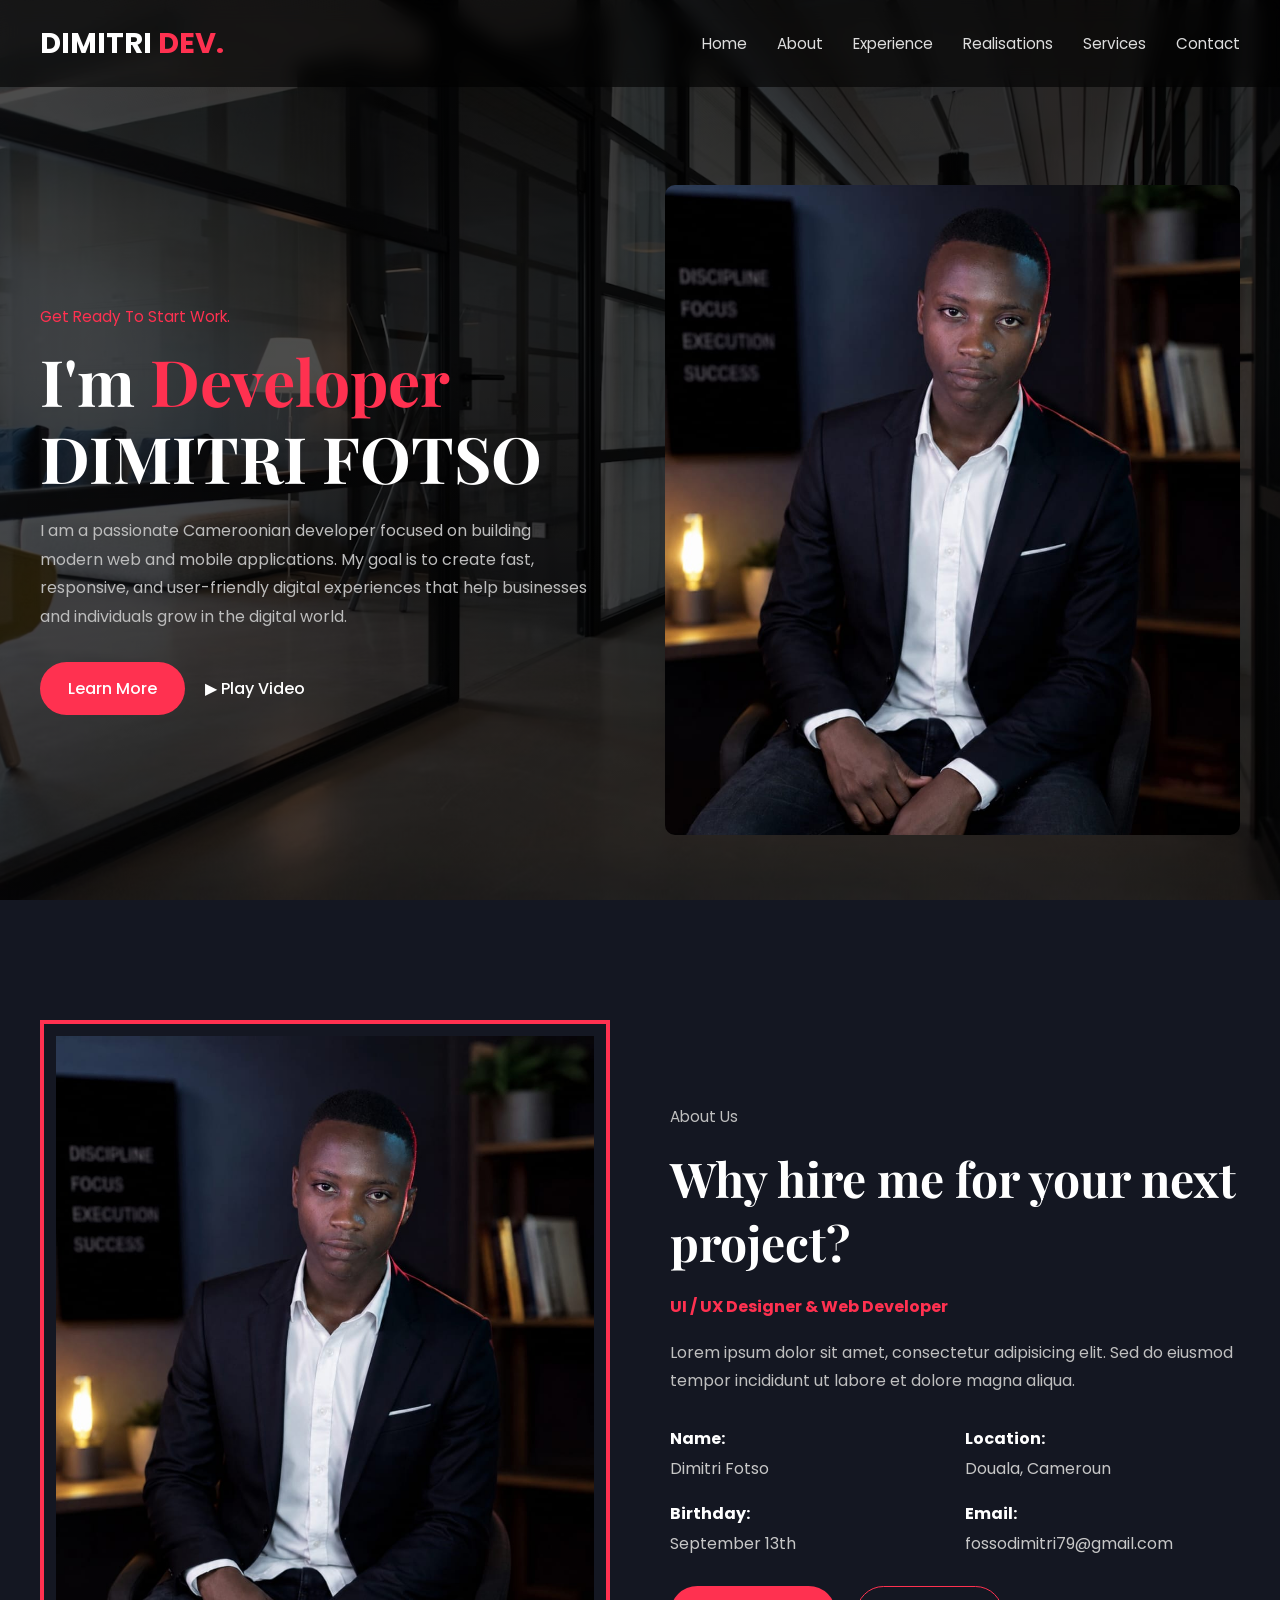
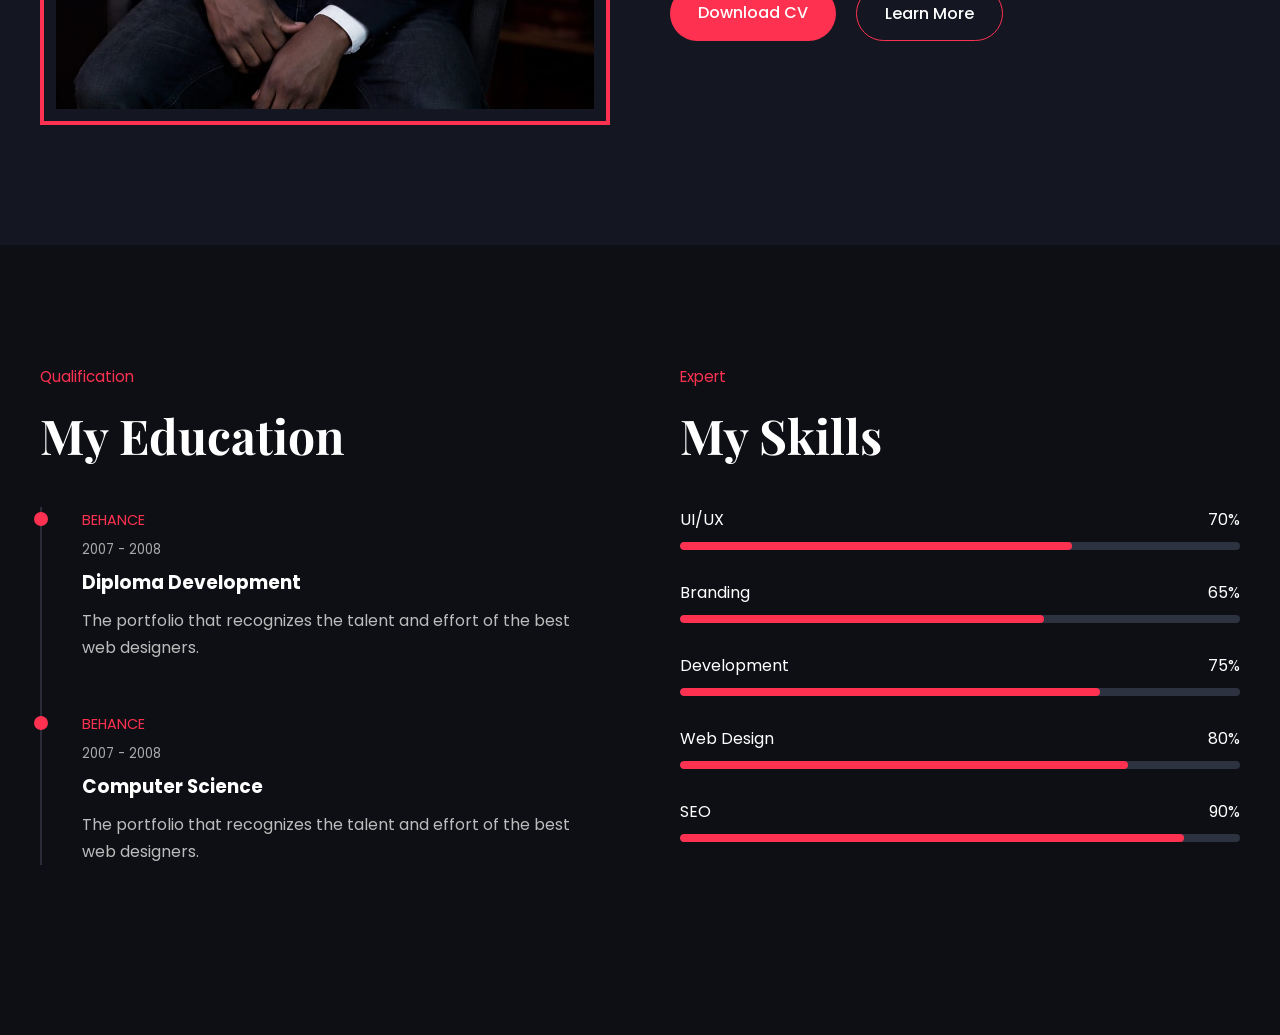
<file: index.html>
<!DOCTYPE html>
<html lang="fr">
<head>
  <meta charset="UTF-8" />
  <meta name="viewport" content="width=device-width, initial-scale=1.0" />
  <title>Portfolio dimi-dev-237</title>
  <link rel="stylesheet" href="style.css" />
  <link rel="preconnect" href="https://fonts.googleapis.com">
  <link rel="preconnect" href="https://fonts.gstatic.com" crossorigin>
  <link href="https://fonts.googleapis.com/css2?family=Poppins:wght@300;400;500;600;700&family=Playfair+Display:wght@600;700&display=swap" rel="stylesheet">
</head>
<body>

  <!-- HEADER -->
  <header class="header">
    <div class="container navbar">
      <div class="logo">DIMITRI<span>  DEV.</span></div>

      <nav>
        <ul class="nav-links" id="navLinks">
          <li><a href="#" class="active">Home</a></li>
          <li><a href="about.html">About</a></li>
          <li><a href="#education">Experience</a></li>
          <li><a href="realisations.html">Realisations</a></li>
          <li><a href="#services">Services</a></li>
          <li><a href="conctact.html">Contact</a></li>
        </ul>
      </nav>

      <button class="menu-btn" id="menuBtn">☰</button>
    </div>
  </header>

  <!-- HERO -->
  <section class="hero" id="home">
    <div class="container hero-content">

      <div class="hero-text">
        <p class="small-title">Get Ready To Start Work.</p>

        <h1>
          I'm <span>Developer</span><br>
          DIMITRI FOTSO 
        </h1>

        <p class="hero-description">
         I am a passionate Cameroonian developer focused on building modern web and mobile applications. My goal is to create fast, responsive, and user-friendly digital experiences that help businesses and individuals grow in the digital world.
        </p>

        <div class="hero-buttons">
          <a href="#" class="btn primary-btn">Learn More</a>
          <a href="#" class="video-btn">
            ▶ Play Video
          </a>
        </div>
      </div>

      <div class="hero-image">
        <img src="image/profilport.jpeg" alt="Developer">
      </div>

    </div>
  </section>

  <!-- ABOUT -->
  <section class="about" id="about">
    <div class="container about-container">

      <div class="about-image">
        <div class="image-border">
          <img src="image/profilport.jpeg" alt="About Image">
        </div>
      </div>

      <div class="about-text">
        <p class="section-subtitle">About Us</p>

        <h2>
          Why hire me for your
          next project?
        </h2>

        <h4>UI / UX Designer & Web Developer</h4>

        <p>
          Lorem ipsum dolor sit amet, consectetur adipisicing elit. Sed do eiusmod tempor incididunt ut labore et dolore magna aliqua.
        </p>

        <div class="info-grid">
          <div>
            <strong>Name:</strong>
            <span>Dimitri Fotso</span>
          </div>

          <div>
            <strong>Location:</strong>
            <span>Douala, Cameroun</span>
          </div>

          <div>
            <strong>Birthday:</strong>
            <span>September 13th</span>
          </div>

          <div>
            <strong>Email:</strong>
            <span>fossodimitri79@gmail.com</span>
          </div>
        </div>

        <div class="about-buttons">
          <a href="#" class="btn primary-btn">Download CV</a>
          <a href="#" class="btn secondary-btn">Learn More</a>
        </div>
      </div>

    </div>
  </section>

  <!-- EDUCATION & SKILLS -->
  <section class="qualification-section">
    <div class="container qualification-container">

      <!-- EDUCATION -->
      <div class="education" id="education">
        <p class="section-subtitle">Qualification</p>
        <h2>My Education</h2>

        <div class="timeline">

          <div class="timeline-item">
            <div class="timeline-dot"></div>
            <div class="timeline-content">
              <span>BEHANCE</span>
              <small>2007 - 2008</small>
              <h3>Diploma Development</h3>
              <p>
                The portfolio that recognizes the talent and effort of the best web designers.
              </p>
            </div>
          </div>

          <div class="timeline-item">
            <div class="timeline-dot"></div>
            <div class="timeline-content">
              <span>BEHANCE</span>
              <small>2007 - 2008</small>
              <h3>Computer Science</h3>
              <p>
                The portfolio that recognizes the talent and effort of the best web designers.
              </p>
            </div>
          </div>

        </div>
      </div>

      <!-- SKILLS -->
      <div class="skills" id="skills">
        <p class="section-subtitle">Expert</p>
        <h2>My Skills</h2>

        <div class="skill">
          <div class="skill-top">
            <span>UI/UX</span>
            <span>70%</span>
          </div>
          <div class="progress-bar">
            <div class="progress" style="width:70%"></div>
          </div>
        </div>

        <div class="skill">
          <div class="skill-top">
            <span>Branding</span>
            <span>65%</span>
          </div>
          <div class="progress-bar">
            <div class="progress" style="width:65%"></div>
          </div>
        </div>

        <div class="skill">
          <div class="skill-top">
            <span>Development</span>
            <span>75%</span>
          </div>
          <div class="progress-bar">
            <div class="progress" style="width:75%"></div>
          </div>
        </div>

        <div class="skill">
          <div class="skill-top">
            <span>Web Design</span>
            <span>80%</span>
          </div>
          <div class="progress-bar">
            <div class="progress" style="width:80%"></div>
          </div>
        </div>

        <div class="skill">
          <div class="skill-top">
            <span>SEO</span>
            <span>90%</span>
          </div>
          <div class="progress-bar">
            <div class="progress" style="width:90%"></div>
          </div>
        </div>

      </div>

    </div>
  </section>

  <script src="script.js"></script>
</body>
</html>
</file>
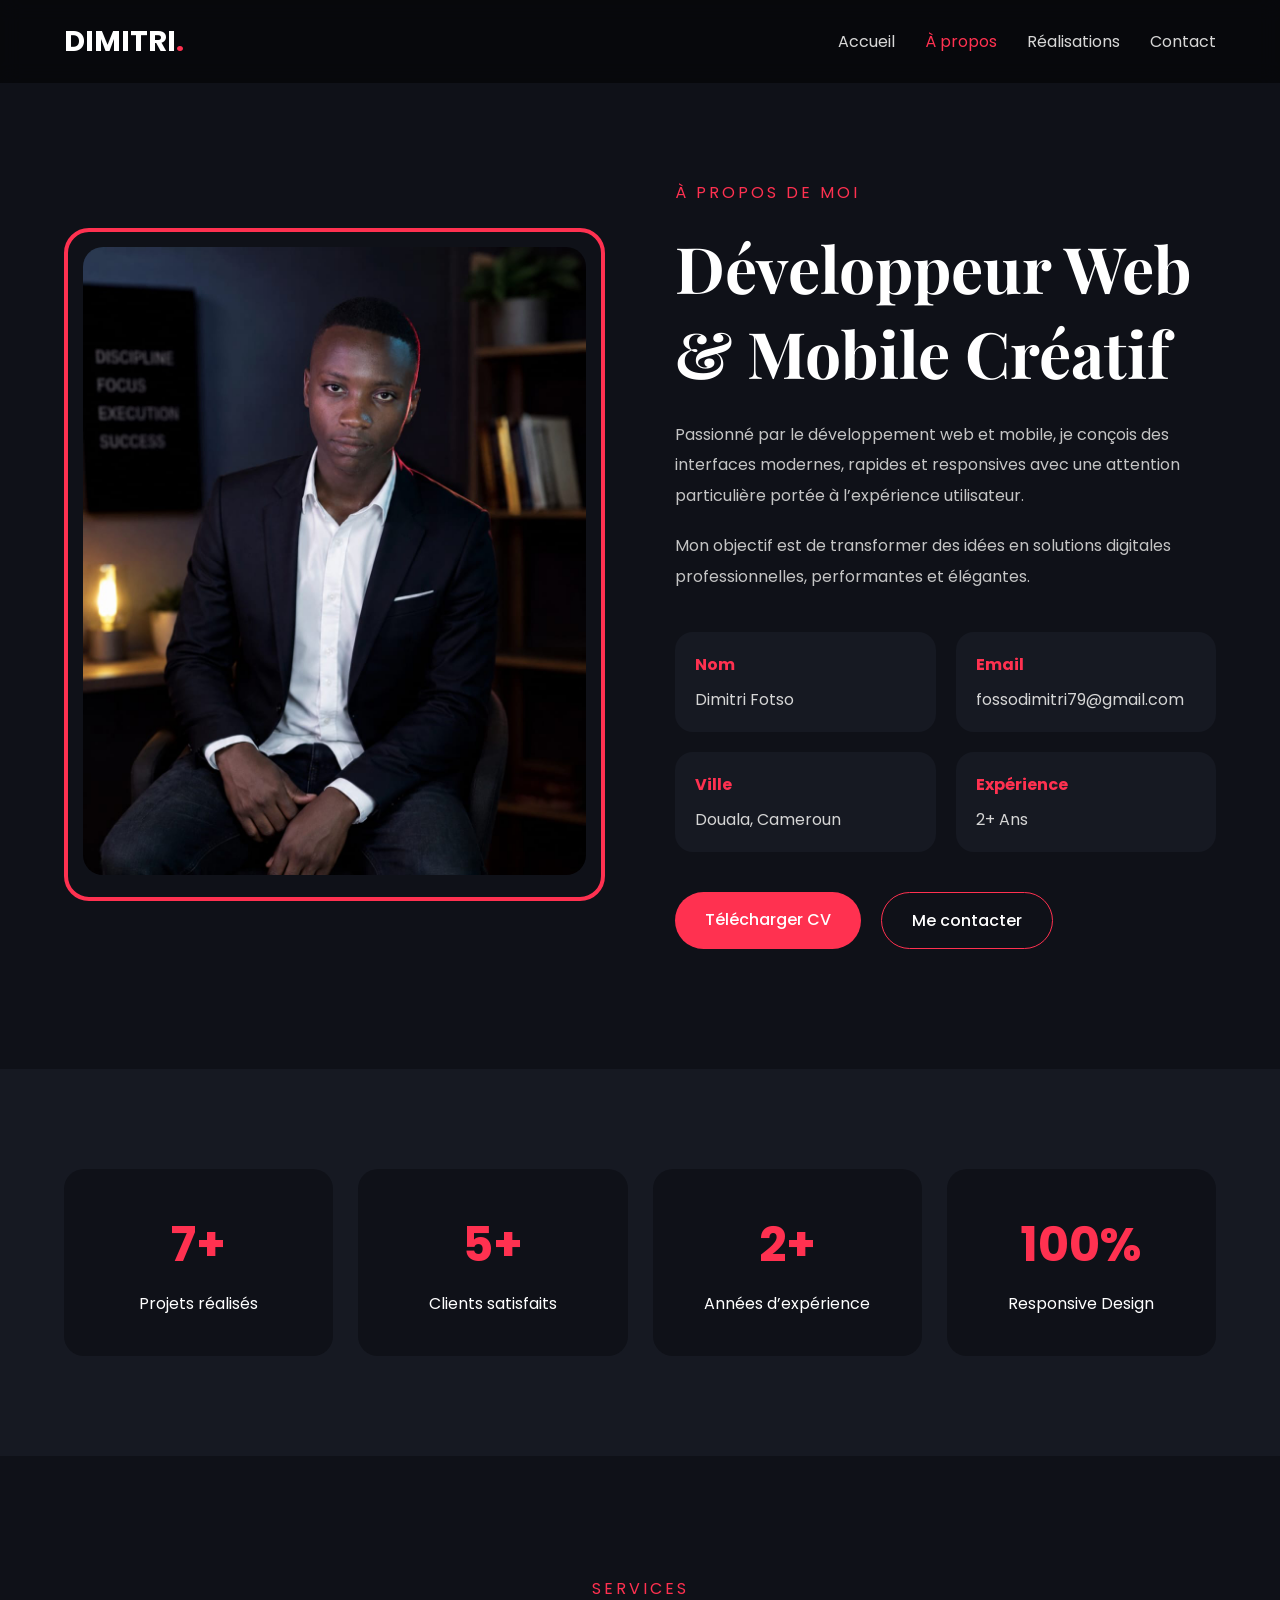
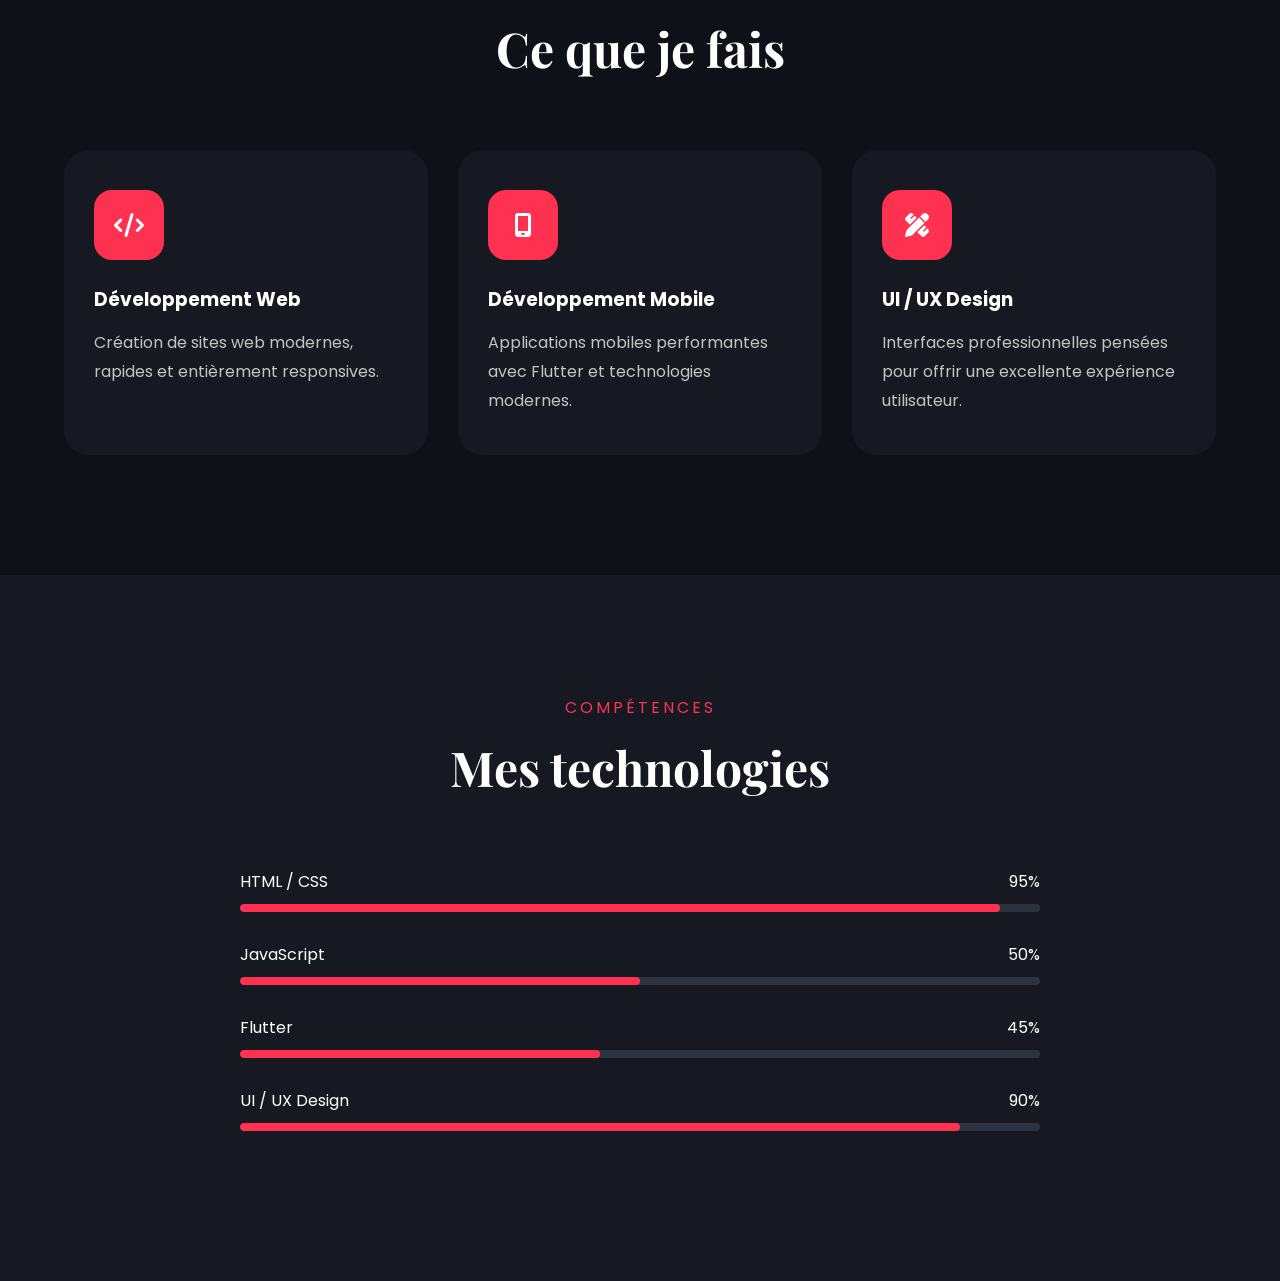
<file: about.html>
<!DOCTYPE html>
<html lang="fr">
<head>
  <meta charset="UTF-8">
  <meta name="viewport" content="width=device-width, initial-scale=1.0">

  <title>À propos | Dimitri Dev</title>

  <!-- GOOGLE FONTS -->
  <link rel="preconnect" href="https://fonts.googleapis.com">
  <link rel="preconnect" href="https://fonts.gstatic.com" crossorigin">

  <link href="https://fonts.googleapis.com/css2?family=Poppins:wght@300;400;500;600;700&family=Playfair+Display:wght@700&display=swap" rel="stylesheet">

  <!-- FONT AWESOME -->
  <link rel="stylesheet" href="css/all.min.css">

  <!-- CSS -->
  <link rel="stylesheet" href="about.css">

</head>
<body>

  <!-- HEADER -->
  <header class="header">

    <div class="container navbar">

      <div class="logo">
        DIMITRI<span>.</span>
      </div>

      <nav>

        <ul class="nav-links" id="navLinks">

          <li><a href="index.html">Accueil</a></li>

          <li><a href="#" class="active">
            À propos
          </a></li>

          <li><a href="realisations.html">Réalisations</a></li>

          <li><a href="contact.html">Contact</a></li>

        </ul>

      </nav>

      <button class="menu-btn" id="menuBtn">
        <i class="fa-solid fa-bars"></i>
      </button>

    </div>

  </header>

  <!-- HERO -->
  <section class="about-hero">

    <div class="container about-hero-content">

      <!-- IMAGE -->
      <div class="about-image">

        <div class="image-border">

          <img src="image/profilport.jpeg"
               alt="Dimitri Dev">

        </div>

      </div>

      <!-- TEXT -->
      <div class="about-text">

        <p class="section-subtitle">
          À PROPOS DE MOI
        </p>

        <h1>
          Développeur Web &
          Mobile Créatif
        </h1>

        <p class="description">
          Passionné par le développement web et mobile,
          je conçois des interfaces modernes, rapides et
          responsives avec une attention particulière
          portée à l’expérience utilisateur.
        </p>

        <p class="description">
          Mon objectif est de transformer des idées
          en solutions digitales professionnelles,
          performantes et élégantes.
        </p>

        <!-- INFO -->
        <div class="info-grid">

          <div class="info-box">
            <h4>Nom</h4>
            <span>Dimitri Fotso</span>
          </div>

          <div class="info-box">
            <h4>Email</h4>
            <span>fossodimitri79@gmail.com</span>
          </div>

          <div class="info-box">
            <h4>Ville</h4>
            <span>Douala, Cameroun</span>
          </div>

          <div class="info-box">
            <h4>Expérience</h4>
            <span>2+ Ans</span>
          </div>

        </div>

        <!-- BUTTONS -->
        <div class="about-buttons">

          <a href="#" class="btn primary-btn">
            Télécharger CV
          </a>

          <a href="conctact.html" class="btn secondary-btn">
            Me contacter
          </a>

        </div>

      </div>

    </div>

  </section>

  <!-- STATS -->
  <section class="stats-section">

    <div class="container stats-container">

      <div class="stat-card">
        <h2>7+</h2>
        <p>Projets réalisés</p>
      </div>

      <div class="stat-card">
        <h2>5+</h2>
        <p>Clients satisfaits</p>
      </div>

      <div class="stat-card">
        <h2>2+</h2>
        <p>Années d’expérience</p>
      </div>

      <div class="stat-card">
        <h2>100%</h2>
        <p>Responsive Design</p>
      </div>

    </div>

  </section>

  <!-- SERVICES -->
  <section class="services-section">

    <div class="container">

      <div class="section-title">

        <p>SERVICES</p>

        <h2>
          Ce que je fais
        </h2>

      </div>

      <div class="services-grid">

        <!-- SERVICE -->
        <div class="service-card">

          <div class="service-icon">
            <i class="fa-solid fa-code"></i>
          </div>

          <h3>Développement Web</h3>

          <p>
            Création de sites web modernes,
            rapides et entièrement responsives.
          </p>

        </div>

        <!-- SERVICE -->
        <div class="service-card">

          <div class="service-icon">
            <i class="fa-solid fa-mobile-screen"></i>
          </div>

          <h3>Développement Mobile</h3>

          <p>
            Applications mobiles performantes
            avec Flutter et technologies modernes.
          </p>

        </div>

        <!-- SERVICE -->
        <div class="service-card">

          <div class="service-icon">
            <i class="fa-solid fa-pen-ruler"></i>
          </div>

          <h3>UI / UX Design</h3>

          <p>
            Interfaces professionnelles pensées
            pour offrir une excellente expérience utilisateur.
          </p>

        </div>

      </div>

    </div>

  </section>

  <!-- SKILLS -->
  <section class="skills-section">

    <div class="container">

      <div class="section-title">

        <p>COMPÉTENCES</p>

        <h2>
          Mes technologies
        </h2>

      </div>

      <div class="skills-container">

        <div class="skill">

          <div class="skill-top">
            <span>HTML / CSS</span>
            <span>95%</span>
          </div>

          <div class="progress-bar">
            <div class="progress" style="width:95%"></div>
          </div>

        </div>

        <div class="skill">

          <div class="skill-top">
            <span>JavaScript</span>
            <span>50%</span>
          </div>

          <div class="progress-bar">
            <div class="progress" style="width:50%"></div>
          </div>

        </div>

        <div class="skill">

          <div class="skill-top">
            <span>Flutter</span>
            <span>45%</span>
          </div>

          <div class="progress-bar">
            <div class="progress" style="width:45%"></div>
          </div>

        </div>

        <div class="skill">

          <div class="skill-top">
            <span>UI / UX Design</span>
            <span>90%</span>
          </div>

          <div class="progress-bar">
            <div class="progress" style="width:90%"></div>
          </div>

        </div>

      </div>

    </div>

  </section>

  <!-- JS -->
  <script>

    const menuBtn = document.getElementById('menuBtn');
    const navLinks = document.getElementById('navLinks');

    menuBtn.addEventListener('click', () => {
      navLinks.classList.toggle('active');
    });

  </script>

</body>
</html>
</file>
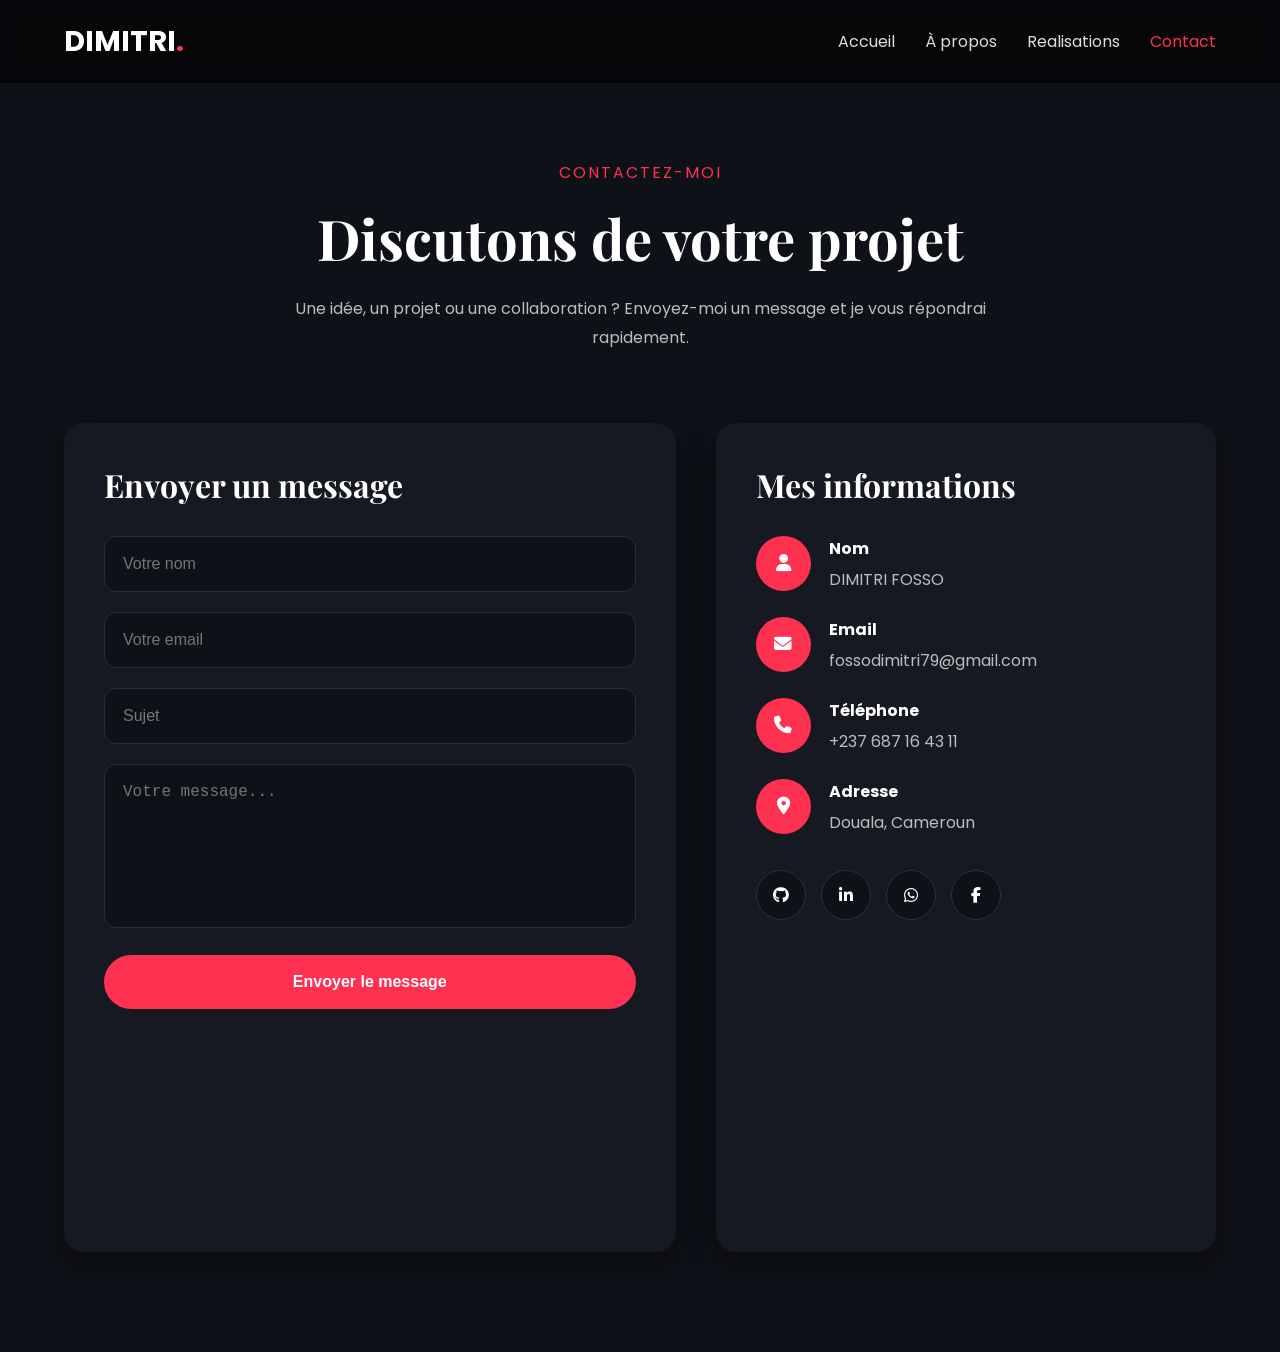
<file: conctact.html>
<!DOCTYPE html>
<html lang="fr">
<head>
  <meta charset="UTF-8" />
  <meta name="viewport" content="width=device-width, initial-scale=1.0"/>
  <title>Contact - Dimitri Fosso</title>

  <!-- FONT AWESOME -->
  <link rel="stylesheet" href="css/all.min.css">

  <!-- GOOGLE FONTS -->
  <link rel="preconnect" href="https://fonts.googleapis.com">
  <link rel="preconnect" href="https://fonts.gstatic.com" crossorigin>

  <link href="https://fonts.googleapis.com/css2?family=Poppins:wght@300;400;500;600;700&family=Playfair+Display:wght@700&display=swap" rel="stylesheet">

  <!-- CSS -->
  <link rel="stylesheet" href="contact.css">
</head>

<body>

  <!-- HEADER -->
  <header class="header">
    <div class="container navbar">

      <div class="logo">
        DIMITRI<span>.</span>
      </div>

      <nav>
        <ul class="nav-links" id="navLinks">
          <li><a href="index.html">Accueil</a></li>
          <li><a href="about.html">À propos</a></li>
          <li><a href="realisations.html">Realisations</a></li>
          <li><a href="#" class="active">Contact</a></li>
        </ul>
      </nav>

      <button class="menu-btn" id="menuBtn">
        <i class="fa-solid fa-bars"></i>
      </button>

    </div>
  </header>

  <!-- CONTACT -->
  <section class="contact-section">

    <div class="container">

      <div class="section-title">
        <p>CONTACTEZ-MOI</p>
        <h1>Discutons de votre projet</h1>

        <span>
          Une idée, un projet ou une collaboration ?
          Envoyez-moi un message et je vous répondrai rapidement.
        </span>
      </div>

      <div class="contact-container">

        <!-- FORMULAIRE -->
        <div class="contact-card form-card">

          <h2>Envoyer un message</h2>

          <form class="contact-form">

            <div class="input-group">
              <input type="text" placeholder="Votre nom" required>
            </div>

            <div class="input-group">
              <input type="email" placeholder="Votre email" required>
            </div>

            <div class="input-group">
              <input type="text" placeholder="Sujet">
            </div>

            <div class="input-group">
              <textarea placeholder="Votre message..." rows="7" required></textarea>
            </div>

            <button type="submit">
              Envoyer le message
            </button>

          </form>

        </div>

        <!-- INFOS -->
        <div class="contact-card info-card">

          <h2>Mes informations</h2>

          <div class="info-item">
            <i class="fa-solid fa-user"></i>

            <div>
              <h4>Nom</h4>
              <p>DIMITRI FOSSO</p>
            </div>
          </div>

          <div class="info-item">
            <i class="fa-solid fa-envelope"></i>

            <div>
              <h4>Email</h4>
              <p>fossodimitri79@gmail.com</p>
            </div>
          </div>

          <div class="info-item">
            <i class="fa-solid fa-phone"></i>

            <div>
              <h4>Téléphone</h4>
              <p>+237 687 16 43 11</p>
            </div>
          </div>

          <div class="info-item">
            <i class="fa-solid fa-location-dot"></i>

            <div>
              <h4>Adresse</h4>
              <p>Douala, Cameroun</p>
            </div>
          </div>

          <!-- SOCIALS -->
          <div class="socials">

            <a href="#">
              <i class="fa-brands fa-github"></i>
            </a>

            <a href="#">
              <i class="fa-brands fa-linkedin-in"></i>
            </a>

            <a href="#">
              <i class="fa-brands fa-whatsapp"></i>
            </a>

            <a href="#">
              <i class="fa-brands fa-facebook-f"></i>
            </a>

          </div>

          <!-- MAP -->
          <div class="map-container">

            <iframe
              src="https://www.google.com/maps/embed?pb=!1m18!1m12!1m3!1d3979.9100000000003!2d9.7043!3d4.0511!2m3!1f0!2f0!3f0!3m2!1i1024!2i768!4f13.1!3m3!1m2!1s0x10611a0000000000%3A0x0000000000000000!2sDouala%2C%20Cameroon!5e0!3m2!1sfr!2scm!4v0000000000000"
              loading="lazy">
            </iframe>

          </div>

        </div>

      </div>

    </div>

  </section>

  <!-- JS -->
  <script>
    
    const menuBtn = document.getElementById("menuBtn");
    const navLinks = document.getElementById("navLinks");

    menuBtn.addEventListener("click", () => {
      navLinks.classList.toggle("active");
    });

  </script>

</body>
</html>
</file>
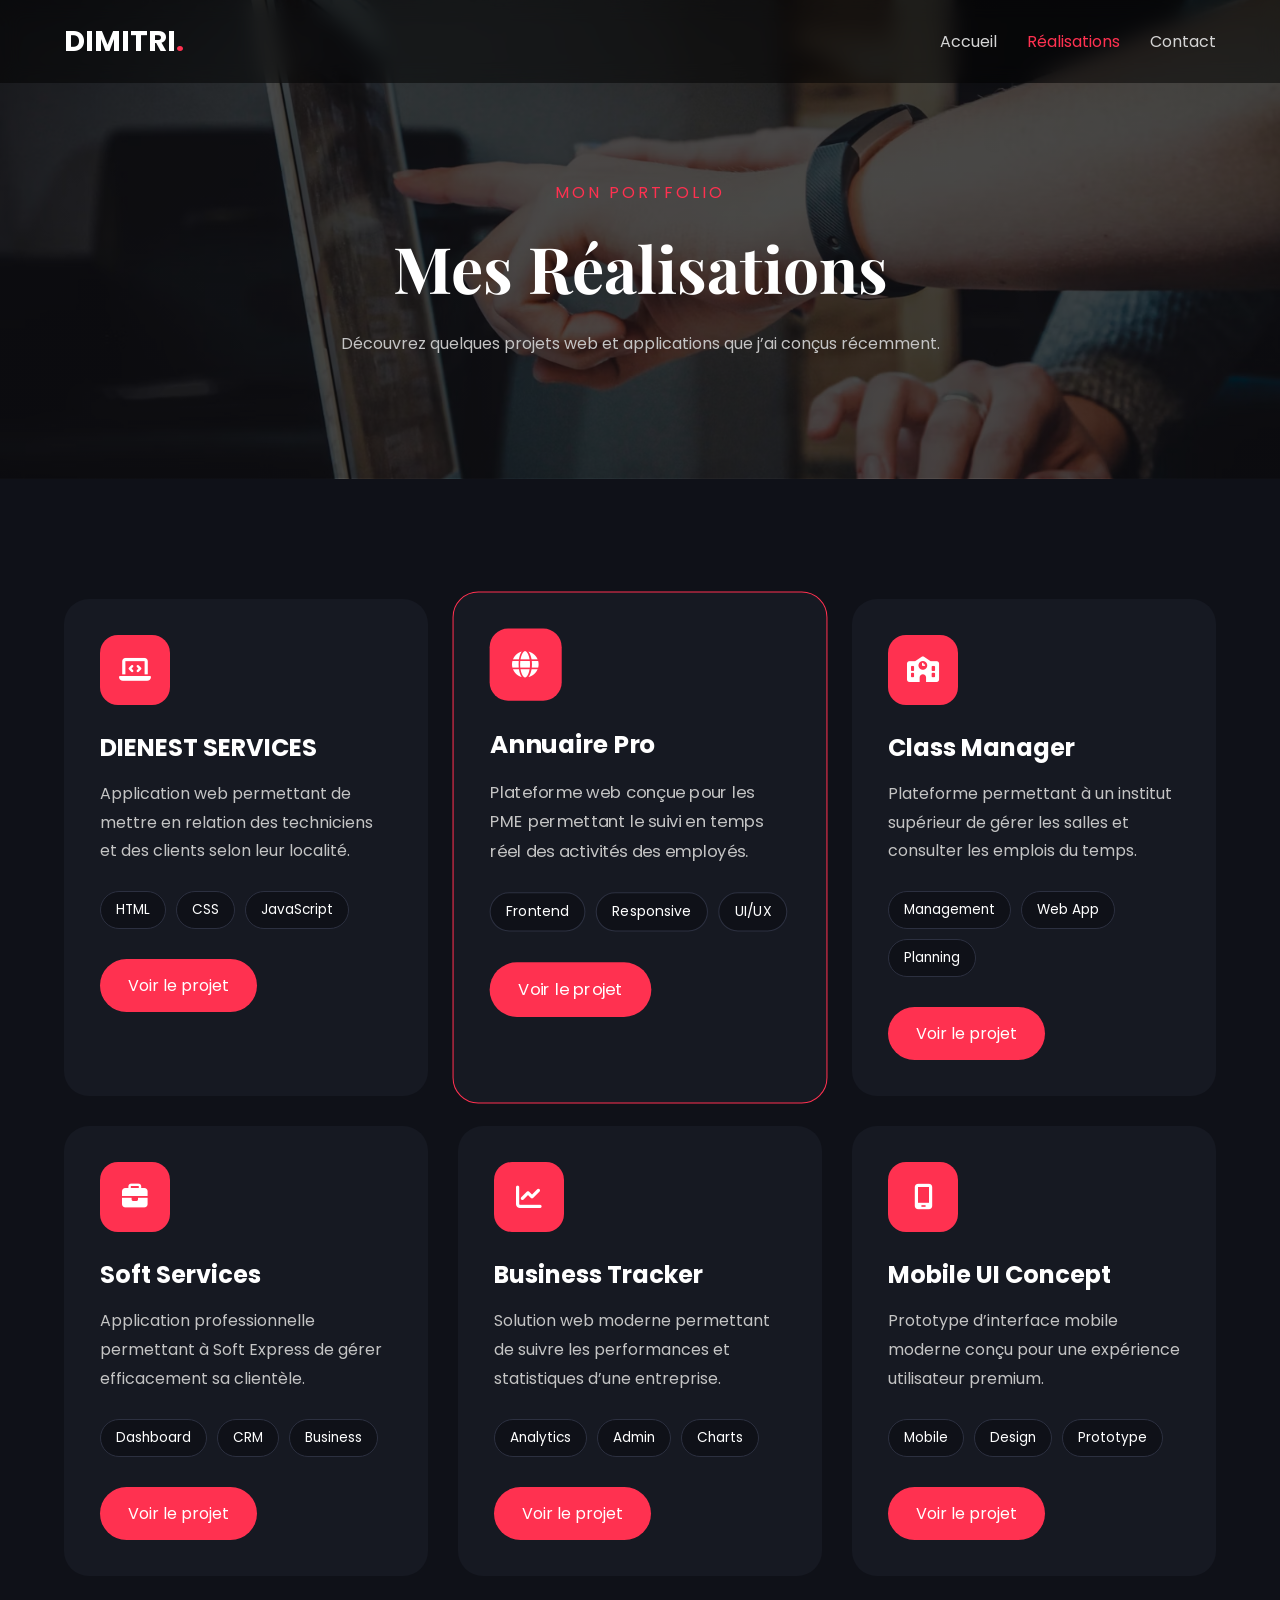
<file: realisations.html>
<!DOCTYPE html>
<html lang="fr">
<head>
  <meta charset="UTF-8">
  <meta name="viewport" content="width=device-width, initial-scale=1.0">

  <title>Mes Réalisations | Dimitri Dev</title>

  <!-- GOOGLE FONTS -->
  <link rel="preconnect" href="https://fonts.googleapis.com">
  <link rel="preconnect" href="https://fonts.gstatic.com" crossorigin>

  <link href="https://fonts.googleapis.com/css2?family=Poppins:wght@300;400;500;600;700&family=Playfair+Display:wght@700&display=swap" rel="stylesheet">

  <!-- FONT AWESOME -->
  <link rel="stylesheet" href="css/all.min.css">

  <!-- CSS -->
  <link rel="stylesheet" href="realisations.css">

</head>
<body>

  <!-- HEADER -->
  <header class="header">

    <div class="container navbar">

      <div class="logo">
        DIMITRI<span>.</span>
      </div>

      <nav>

        <ul class="nav-links" id="navLinks">

          <li><a href="index.html">Accueil</a></li>

          <li><a href="#" class="active">
            Réalisations
          </a></li>

          <li><a href="conctact.html">Contact</a></li>

        </ul>

      </nav>

      <button class="menu-btn" id="menuBtn">
        <i class="fa-solid fa-bars"></i>
      </button>

    </div>

  </header>

  <!-- HERO -->
  <section class="projects-hero">

    <div class="container">

      <p class="section-subtitle">
        MON PORTFOLIO
      </p>

      <h1>
        Mes Réalisations
      </h1>

      <span>
        Découvrez quelques projets web et applications
        que j’ai conçus récemment.
      </span>

    </div>

  </section>

  <!-- PROJECTS -->
  <section class="projects-section">

    <div class="container">

      <div class="projects-grid">

        <!-- CARD -->
        <div class="project-card">

          <div class="project-icon">
            <i class="fa-solid fa-laptop-code"></i>
          </div>

          <h3>DIENEST SERVICES</h3>

          <p>
            Application web permettant de mettre en relation
            des techniciens et des clients selon leur localité.
          </p>

          <div class="project-tags">
            <span>HTML</span>
            <span>CSS</span>
            <span>JavaScript</span>
          </div>

          <a href="#" class="project-btn">
            Voir le projet
          </a>

        </div>

        <!-- CARD -->
        <div class="project-card featured-card">

          <div class="project-icon">
            <i class="fa-solid fa-globe"></i>
          </div>

          <h3>Annuaire Pro</h3>

          <p>
            Plateforme web conçue pour les PME permettant
            le suivi en temps réel des activités des employés.
          </p>

          <div class="project-tags">
            <span>Frontend</span>
            <span>Responsive</span>
            <span>UI/UX</span>
          </div>

          <a href="https://formulaire-nv0ou2z08-dimi-dev-237s-projects.vercel.app/"
             class="project-btn"
             target="_blank">

            Voir le projet

          </a>

        </div>

        <!-- CARD -->
        <div class="project-card">

          <div class="project-icon">
            <i class="fa-solid fa-school"></i>
          </div>

          <h3>Class Manager</h3>

          <p>
            Plateforme permettant à un institut supérieur
            de gérer les salles et consulter les emplois du temps.
          </p>

          <div class="project-tags">
            <span>Management</span>
            <span>Web App</span>
            <span>Planning</span>
          </div>

          <a href="#" class="project-btn">
            Voir le projet
          </a>

        </div>

        <!-- CARD -->
        <div class="project-card">

          <div class="project-icon">
            <i class="fa-solid fa-briefcase"></i>
          </div>

          <h3>Soft Services</h3>

          <p>
            Application professionnelle permettant
            à Soft Express de gérer efficacement sa clientèle.
          </p>

          <div class="project-tags">
            <span>Dashboard</span>
            <span>CRM</span>
            <span>Business</span>
          </div>

          <a href="#" class="project-btn">
            Voir le projet
          </a>

        </div>

        <!-- CARD -->
        <div class="project-card">

          <div class="project-icon">
            <i class="fa-solid fa-chart-line"></i>
          </div>

          <h3>Business Tracker</h3>

          <p>
            Solution web moderne permettant de suivre
            les performances et statistiques d’une entreprise.
          </p>

          <div class="project-tags">
            <span>Analytics</span>
            <span>Admin</span>
            <span>Charts</span>
          </div>

          <a href="#" class="project-btn">
            Voir le projet
          </a>

        </div>

        <!-- CARD -->
        <div class="project-card">

          <div class="project-icon">
            <i class="fa-solid fa-mobile-screen"></i>
          </div>

          <h3>Mobile UI Concept</h3>

          <p>
            Prototype d’interface mobile moderne
            conçu pour une expérience utilisateur premium.
          </p>

          <div class="project-tags">
            <span>Mobile</span>
            <span>Design</span>
            <span>Prototype</span>
          </div>

          <a href="#" class="project-btn">
            Voir le projet
          </a>

        </div>

      </div>

    </div>

  </section>

  <!-- JS -->
  <script>

    const menuBtn = document.getElementById('menuBtn');
    const navLinks = document.getElementById('navLinks');

    menuBtn.addEventListener('click', () => {
      navLinks.classList.toggle('active');
    });

  </script>

</body>
</html>
</file>
<file: style.css>
* {
  margin: 0;
  padding: 0;
  box-sizing: border-box;
}

html {
  scroll-behavior: smooth;
}

body {
  font-family: 'Poppins', sans-serif;
  background: #0f1118;
  color: #ffffff;
  overflow-x: hidden;
}

.container {
  width: 100%;
  max-width: 1200px;
  margin: auto;
}

img {
  width: 100%;
  display: block;
}

ul {
  list-style: none;
}

a {
  text-decoration: none;
}

/* HEADER */
.header {
  width: 100%;
  position: fixed;
  top: 0;
  left: 0;
  z-index: 1000;
  background: rgba(0, 0, 0, 0.6);
  backdrop-filter: blur(10px);
}

.navbar {
  display: flex;
  justify-content: space-between;
  align-items: center;
  padding: 22px 0;
}

.logo {
  font-size: 1.8rem;
  font-weight: 700;
  color: #fff;
}

.logo span {
  color: #ff3150;
}

.nav-links {
  display: flex;
  gap: 30px;
}

.nav-links a {
  color: #ddd;
  font-size: 0.95rem;
  transition: 0.3s;
}

.nav-links a:hover {
  color: #ff3150;
}

.menu-btn {
  display: none;
  background: none;
  border: none;
  color: white;
  font-size: 2rem;
  cursor: pointer;
}

/* HERO */
.hero {
  min-height: 100vh;
  display: flex;
  align-items: center;
  background:
    linear-gradient(rgba(0,0,0,0.7), rgba(0,0,0,0.7)),
    url('image/image1.avif');
  background-size: cover;
  background-position: center;
  padding-top: 120px;
}

.hero-content {
  display: grid;
  grid-template-columns: repeat(2, 1fr);
  align-items: center;
  gap: 50px;
}

.small-title,
.section-subtitle {
  color: #ff3150;
  font-size: 0.95rem;
  margin-bottom: 15px;
}

.hero h1 {
  font-family: 'Playfair Display', serif;
  font-size: 4rem;
  line-height: 1.2;
  margin-bottom: 20px;
}

.hero h1 span {
  color: #ff3150;
}

.hero-description {
  color: #bcbcbc;
  line-height: 1.8;
  margin-bottom: 30px;
  max-width: 550px;
}

.hero-buttons {
  display: flex;
  align-items: center;
  gap: 20px;
  flex-wrap: wrap;
}

.btn {
  display: inline-block;
  padding: 14px 28px;
  border-radius: 50px;
  font-weight: 500;
  transition: 0.3s;
}

.primary-btn {
  background: #ff3150;
  color: white;
}

.primary-btn:hover {
  background: #ff1639;
}

.secondary-btn {
  border: 1px solid #ff3150;
  color: white;
}

.secondary-btn:hover {
  background: #ff3150;
}

.video-btn {
  color: white;
  font-weight: 500;
}

.hero-image {
  position: relative;
}

.hero-image img {
  border-radius: 10px;
  max-height: 650px;
  object-fit: cover;
}

/* ABOUT */
.about {
  padding: 120px 0;
  background: #141722;
}

.about-container {
  display: grid;
  grid-template-columns: repeat(2, 1fr);
  gap: 60px;
  align-items: center;
}

.image-border {
  border: 4px solid #ff3150;
  padding: 12px;
}

.about-text h2 {
  font-family: 'Playfair Display', serif;
  font-size: 3rem;
  margin-bottom: 20px;
}

.about-text h4 {
  color: #ff3150;
  margin-bottom: 20px;
}

.about-text p {
  color: #bfbfbf;
  line-height: 1.8;
}

.info-grid {
  display: grid;
  grid-template-columns: repeat(2, 1fr);
  gap: 20px;
  margin: 30px 0;
}

.info-grid strong {
  display: block;
  margin-bottom: 5px;
}

.info-grid span {
  color: #c7c7c7;
}

.about-buttons {
  display: flex;
  gap: 20px;
  flex-wrap: wrap;
}

/* QUALIFICATION */
.qualification-section {
  padding: 120px 0;
  background: #0d0f15;
}

.qualification-container {
  display: grid;
  grid-template-columns: repeat(2, 1fr);
  gap: 80px;
}

.education h2,
.skills h2 {
  font-family: 'Playfair Display', serif;
  font-size: 3rem;
  margin-bottom: 40px;
}

.timeline {
  position: relative;
  padding-left: 40px;
  border-left: 2px solid #2a2d38;
}

.timeline-item {
  position: relative;
  margin-bottom: 50px;
}

.timeline-dot {
  width: 14px;
  height: 14px;
  background: #ff3150;
  border-radius: 50%;
  position: absolute;
  left: -48px;
  top: 5px;
}

.timeline-content span {
  color: #ff3150;
  font-size: 0.9rem;
}

.timeline-content small {
  display: block;
  margin: 8px 0;
  color: #aaa;
}

.timeline-content h3 {
  margin-bottom: 10px;
}

.timeline-content p {
  color: #bcbcbc;
  line-height: 1.7;
}

.skill {
  margin-bottom: 30px;
}

.skill-top {
  display: flex;
  justify-content: space-between;
  margin-bottom: 10px;
}

.progress-bar {
  width: 100%;
  height: 8px;
  background: #2d3240;
  border-radius: 20px;
  overflow: hidden;
}

.progress {
  height: 100%;
  background: #ff3150;
  border-radius: 20px;
}

/* RESPONSIVE */
@media (max-width: 992px) {

  .hero-content,
  .about-container,
  .qualification-container {
    grid-template-columns: 1fr;
  }

  .hero-text {
    order: 2;
    text-align: center;
  }

  .hero-description {
    margin: auto auto 30px;
  }

  .hero-buttons {
    justify-content: center;
  }

  .hero-image {
    order: 1;
  }

  .about-text {
    text-align: center;
  }

  .about-buttons {
    justify-content: center;
  }
}

@media (max-width: 768px) {

  .nav-links {
    position: absolute;
    top: 80px;
    right: -100%;
    width: 260px;
    background: #141722;
    flex-direction: column;
    padding: 30px;
    transition: 0.4s;
  }

  .nav-links.active {
    right: 20px;
  }

  .menu-btn {
    display: block;
  }

  .hero h1 {
    font-size: 2.8rem;
  }

  .about-text h2,
  .education h2,
  .skills h2 {
    font-size: 2.2rem;
  }

  .info-grid {
    grid-template-columns: 1fr;
  }
}

@media (max-width: 500px) {

  .hero h1 {
    font-size: 2.2rem;
  }

  .btn {
    width: 100%;
    text-align: center;
  }

  .hero-buttons,
  .about-buttons {
    flex-direction: column;
  }
}
</file>
<file: about.css>
/* RESET */
*{
  margin:0;
  padding:0;
  box-sizing:border-box;
}

body{
  font-family:'Poppins', sans-serif;
  background:#0f1118;
  color:white;
  overflow-x:hidden;
}

.container{
  width:90%;
  max-width:1200px;
  margin:auto;
}

a{
  text-decoration:none;
}

/* HEADER */
.header{
  position:fixed;
  width:100%;
  top:0;
  left:0;
  z-index:1000;
  background:rgba(0,0,0,0.5);
  backdrop-filter:blur(10px);
}

.navbar{
  display:flex;
  justify-content:space-between;
  align-items:center;
  padding:20px 0;
}

.logo{
  font-size:1.8rem;
  font-weight:700;
}

.logo span{
  color:#ff3150;
}

.nav-links{
  display:flex;
  gap:30px;
  list-style:none;
}

.nav-links a{
  color:#d7d7d7;
  transition:0.3s;
}

.nav-links a:hover,
.nav-links .active{
  color:#ff3150;
}

.menu-btn{
  display:none;
  background:none;
  border:none;
  color:white;
  font-size:1.8rem;
  cursor:pointer;
}

/* HERO */
.about-hero{
  padding:180px 0 120px;
}

.about-hero-content{
  display:grid;
  grid-template-columns:1fr 1fr;
  gap:70px;
  align-items:center;
}

.image-border{
  border:4px solid #ff3150;
  padding:15px;
  border-radius:25px;
}

.about-image img{
  width:100%;
  border-radius:20px;
}

.section-subtitle{
  color:#ff3150;
  letter-spacing:3px;
  margin-bottom:20px;
}

.about-text h1{
  font-size:4rem;
  font-family:'Playfair Display', serif;
  margin-bottom:25px;
}

.description{
  color:#c4c4c4;
  line-height:1.9;
  margin-bottom:20px;
}

/* INFO GRID */
.info-grid{
  display:grid;
  grid-template-columns:repeat(2,1fr);
  gap:20px;
  margin:40px 0;
}

.info-box{
  background:#161922;
  padding:20px;
  border-radius:18px;
}

.info-box h4{
  margin-bottom:10px;
  color:#ff3150;
}

.info-box span{
  color:#d5d5d5;
}

/* BUTTONS */
.about-buttons{
  display:flex;
  gap:20px;
  flex-wrap:wrap;
}

.btn{
  padding:15px 30px;
  border-radius:50px;
  transition:0.3s;
  font-weight:500;
}

.primary-btn{
  background:#ff3150;
  color:white;
}

.primary-btn:hover{
  background:#ff1639;
}

.secondary-btn{
  border:1px solid #ff3150;
  color:white;
}

.secondary-btn:hover{
  background:#ff3150;
}

/* STATS */
.stats-section{
  padding:100px 0;
  background:#161922;
}

.stats-container{
  display:grid;
  grid-template-columns:repeat(4,1fr);
  gap:25px;
}

.stat-card{
  text-align:center;
  background:#0f1118;
  padding:40px 20px;
  border-radius:20px;
  transition:0.3s;
}

.stat-card:hover{
  transform:translateY(-10px);
}

.stat-card h2{
  font-size:3rem;
  color:#ff3150;
  margin-bottom:10px;
}

/* SERVICES */
.services-section{
  padding:120px 0;
}

.section-title{
  text-align:center;
  margin-bottom:70px;
}

.section-title p{
  color:#ff3150;
  letter-spacing:3px;
  margin-bottom:15px;
}

.section-title h2{
  font-size:3rem;
  font-family:'Playfair Display', serif;
}

.services-grid{
  display:grid;
  grid-template-columns:repeat(3,1fr);
  gap:30px;
}

.service-card{
  background:#161922;
  padding:40px 30px;
  border-radius:25px;
  transition:0.4s;
}

.service-card:hover{
  transform:translateY(-10px);
  border:1px solid #ff3150;
}

.service-icon{
  width:70px;
  height:70px;
  background:#ff3150;
  border-radius:18px;
  display:flex;
  align-items:center;
  justify-content:center;
  font-size:1.5rem;
  margin-bottom:25px;
}

.service-card h3{
  margin-bottom:15px;
}

.service-card p{
  color:#c4c4c4;
  line-height:1.8;
}

/* SKILLS */
.skills-section{
  padding:120px 0;
  background:#161922;
}

.skills-container{
  max-width:800px;
  margin:auto;
}

.skill{
  margin-bottom:30px;
}

.skill-top{
  display:flex;
  justify-content:space-between;
  margin-bottom:10px;
}

.progress-bar{
  width:100%;
  height:8px;
  background:#2d3240;
  border-radius:20px;
  overflow:hidden;
}

.progress{
  height:100%;
  background:#ff3150;
  border-radius:20px;
}

/* RESPONSIVE */
@media(max-width:992px){

  .about-hero-content,
  .services-grid,
  .stats-container{
    grid-template-columns:1fr;
  }

  .about-text{
    text-align:center;
  }

  .about-buttons{
    justify-content:center;
  }

}

@media(max-width:768px){

  .menu-btn{
    display:block;
  }

  .nav-links{
    position:absolute;
    top:80px;
    right:-100%;
    width:260px;
    background:#161922;
    flex-direction:column;
    padding:30px;
    border-radius:15px;
    transition:0.4s;
  }

  .nav-links.active{
    right:20px;
  }

  .about-text h1{
    font-size:2.7rem;
  }

  .section-title h2{
    font-size:2.3rem;
  }

}

@media(max-width:500px){

  .about-text h1{
    font-size:2.2rem;
  }

  .info-grid{
    grid-template-columns:1fr;
  }

  .btn{
    width:100%;
    text-align:center;
  }

}
</file>
<file: contact.css>
/* RESET */
*{
  margin:0;
  padding:0;
  box-sizing:border-box;
}

body{
  font-family:'Poppins', sans-serif;
  background:#0f1118;
  color:white;
  overflow-x:hidden;
}

.container{
  width:90%;
  max-width:1200px;
  margin:auto;
}

/* HEADER */
.header{
  position:fixed;
  top:0;
  left:0;
  width:100%;
  z-index:1000;
  background:rgba(0,0,0,0.6);
  backdrop-filter:blur(10px);
}

.navbar{
  display:flex;
  justify-content:space-between;
  align-items:center;
  padding:20px 0;
}

.logo{
  font-size:1.8rem;
  font-weight:700;
}

.logo span{
  color:#ff3150;
}

.nav-links{
  display:flex;
  gap:30px;
  list-style:none;
}

.nav-links a{
  color:#ddd;
  text-decoration:none;
  transition:0.3s;
}

.nav-links a:hover,
.nav-links .active{
  color:#ff3150;
}

.menu-btn{
  display:none;
  background:none;
  border:none;
  color:white;
  font-size:1.7rem;
  cursor:pointer;
}

/* CONTACT SECTION */
.contact-section{
  padding:160px 0 100px;
  min-height:100vh;
}

.section-title{
  text-align:center;
  margin-bottom:70px;
}

.section-title p{
  color:#ff3150;
  letter-spacing:2px;
  margin-bottom:15px;
}

.section-title h1{
  font-size:3.5rem;
  font-family:'Playfair Display', serif;
  margin-bottom:20px;
}

.section-title span{
  color:#bdbdbd;
  max-width:700px;
  display:block;
  margin:auto;
  line-height:1.8;
}

/* CONTACT CONTAINER */
.contact-container{
  display:grid;
  grid-template-columns:1.1fr 0.9fr;
  gap:40px;
}

/* CARDS */
.contact-card{
  background:#161922;
  border-radius:20px;
  padding:40px;
  box-shadow:0 10px 30px rgba(0,0,0,0.3);
}

.contact-card h2{
  margin-bottom:30px;
  font-size:2rem;
  font-family:'Playfair Display', serif;
}

/* FORM */
.input-group{
  margin-bottom:20px;
}

.contact-form input,
.contact-form textarea{
  width:100%;
  padding:18px;
  background:#0f1118;
  border:1px solid #2b2f3c;
  border-radius:12px;
  color:white;
  font-size:1rem;
  outline:none;
  transition:0.3s;
}

.contact-form input:focus,
.contact-form textarea:focus{
  border-color:#ff3150;
}

.contact-form textarea{
  resize:none;
}

.contact-form button{
  width:100%;
  padding:18px;
  border:none;
  background:#ff3150;
  color:white;
  font-size:1rem;
  border-radius:50px;
  cursor:pointer;
  transition:0.3s;
  font-weight:600;
}

.contact-form button:hover{
  background:#ff1639;
  transform:translateY(-3px);
}

/* INFO */
.info-item{
  display:flex;
  align-items:flex-start;
  gap:18px;
  margin-bottom:25px;
}

.info-item i{
  width:55px;
  height:55px;
  background:#ff3150;
  border-radius:50%;
  display:flex;
  align-items:center;
  justify-content:center;
  font-size:1.1rem;
}

.info-item h4{
  margin-bottom:6px;
}

.info-item p{
  color:#bcbcbc;
}

/* SOCIALS */
.socials{
  display:flex;
  gap:15px;
  margin:35px 0;
}

.socials a{
  width:50px;
  height:50px;
  border-radius:50%;
  background:#0f1118;
  display:flex;
  align-items:center;
  justify-content:center;
  color:white;
  text-decoration:none;
  transition:0.3s;
  border:1px solid #2c3040;
}

.socials a:hover{
  background:#ff3150;
  transform:translateY(-5px);
}

/* MAP */
.map-container{
  width:100%;
  overflow:hidden;
  border-radius:20px;
}

.map-container iframe{
  width:100%;
  height:250px;
  border:none;
}

/* RESPONSIVE */
@media(max-width:992px){

  .contact-container{
    grid-template-columns:1fr;
  }

}

@media(max-width:768px){

  .menu-btn{
    display:block;
  }

  .nav-links{
    position:absolute;
    top:80px;
    right:-100%;
    width:260px;
    background:#161922;
    flex-direction:column;
    padding:30px;
    border-radius:15px;
    transition:0.4s;
  }

  .nav-links.active{
    right:20px;
  }

  .section-title h1{
    font-size:2.5rem;
  }

}

@media(max-width:500px){

  .contact-card{
    padding:25px;
  }

  .section-title h1{
    font-size:2rem;
  }

}
</file>
<file: realisations.css>
/* RESET */
*{
  margin:0;
  padding:0;
  box-sizing:border-box;
}

body{
  font-family:'Poppins', sans-serif;
  background:#0f1118;
  color:white;
  overflow-x:hidden;
}

.container{
  width:90%;
  max-width:1200px;
  margin:auto;
}

a{
  text-decoration:none;
}

/* HEADER */
.header{
  position:fixed;
  top:0;
  left:0;
  width:100%;
  z-index:1000;
  background:rgba(0,0,0,0.5);
  backdrop-filter:blur(10px);
}

.navbar{
  display:flex;
  justify-content:space-between;
  align-items:center;
  padding:20px 0;
}

.logo{
  font-size:1.8rem;
  font-weight:700;
}

.logo span{
  color:#ff3150;
}

.nav-links{
  display:flex;
  gap:30px;
  list-style:none;
}

.nav-links a{
  color:#d5d5d5;
  transition:0.3s;
}

.nav-links a:hover,
.nav-links .active{
  color:#ff3150;
}

.menu-btn{
  display:none;
  background:none;
  border:none;
  color:white;
  font-size:1.8rem;
  cursor:pointer;
}

/* HERO */
.projects-hero{
  padding:180px 0 120px;
  text-align:center;
  background:
    linear-gradient(rgba(0,0,0,0.7),
    rgba(0,0,0,0.7)),
    url('image/image3.avif');

  background-size:cover;
  background-position:center;
}

.section-subtitle{
  color:#ff3150;
  letter-spacing:3px;
  margin-bottom:20px;
}

.projects-hero h1{
  font-size:4rem;
  font-family:'Playfair Display', serif;
  margin-bottom:20px;
}

.projects-hero span{
  color:#c4c4c4;
  max-width:700px;
  display:block;
  margin:auto;
  line-height:1.8;
}

/* PROJECTS */
.projects-section{
  padding:120px 0;
}

.projects-grid{
  display:grid;
  grid-template-columns:repeat(3,1fr);
  gap:30px;
}

/* CARD */
.project-card{
  background:#161922;
  border-radius:25px;
  padding:35px;
  transition:0.4s;
  position:relative;
  overflow:hidden;
  border:1px solid transparent;
}

.project-card::before{
  content:'';
  position:absolute;
  width:100%;
  height:4px;
  background:#ff3150;
  left:0;
  top:0;
  transform:scaleX(0);
  transition:0.4s;
}

.project-card:hover::before{
  transform:scaleX(1);
}

.project-card:hover{
  transform:translateY(-10px);
  border-color:#ff3150;
}

.project-icon{
  width:70px;
  height:70px;
  border-radius:18px;
  background:#ff3150;
  display:flex;
  align-items:center;
  justify-content:center;
  font-size:1.6rem;
  margin-bottom:25px;
}

.project-card h3{
  margin-bottom:15px;
  font-size:1.5rem;
}

.project-card p{
  color:#c4c4c4;
  line-height:1.8;
  margin-bottom:25px;
}

/* TAGS */
.project-tags{
  display:flex;
  flex-wrap:wrap;
  gap:10px;
  margin-bottom:30px;
}

.project-tags span{
  padding:8px 15px;
  background:#0f1118;
  border:1px solid #2c3040;
  border-radius:50px;
  font-size:0.85rem;
}

/* BUTTON */
.project-btn{
  display:inline-block;
  padding:14px 28px;
  border-radius:50px;
  background:#ff3150;
  color:white;
  transition:0.3s;
}

.project-btn:hover{
  background:#ff1639;
}

.featured-card{
  border:1px solid #ff3150;
  transform:scale(1.03);
}

/* RESPONSIVE */
@media(max-width:992px){

  .projects-grid{
    grid-template-columns:repeat(2,1fr);
  }

}

@media(max-width:768px){

  .menu-btn{
    display:block;
  }

  .nav-links{
    position:absolute;
    top:80px;
    right:-100%;
    width:260px;
    background:#161922;
    flex-direction:column;
    padding:30px;
    border-radius:15px;
    transition:0.4s;
  }

  .nav-links.active{
    right:20px;
  }

  .projects-grid{
    grid-template-columns:1fr;
  }

  .projects-hero h1{
    font-size:2.7rem;
  }

}

@media(max-width:500px){

  .projects-hero h1{
    font-size:2.2rem;
  }

  .project-card{
    padding:25px;
  }

}
</file>
